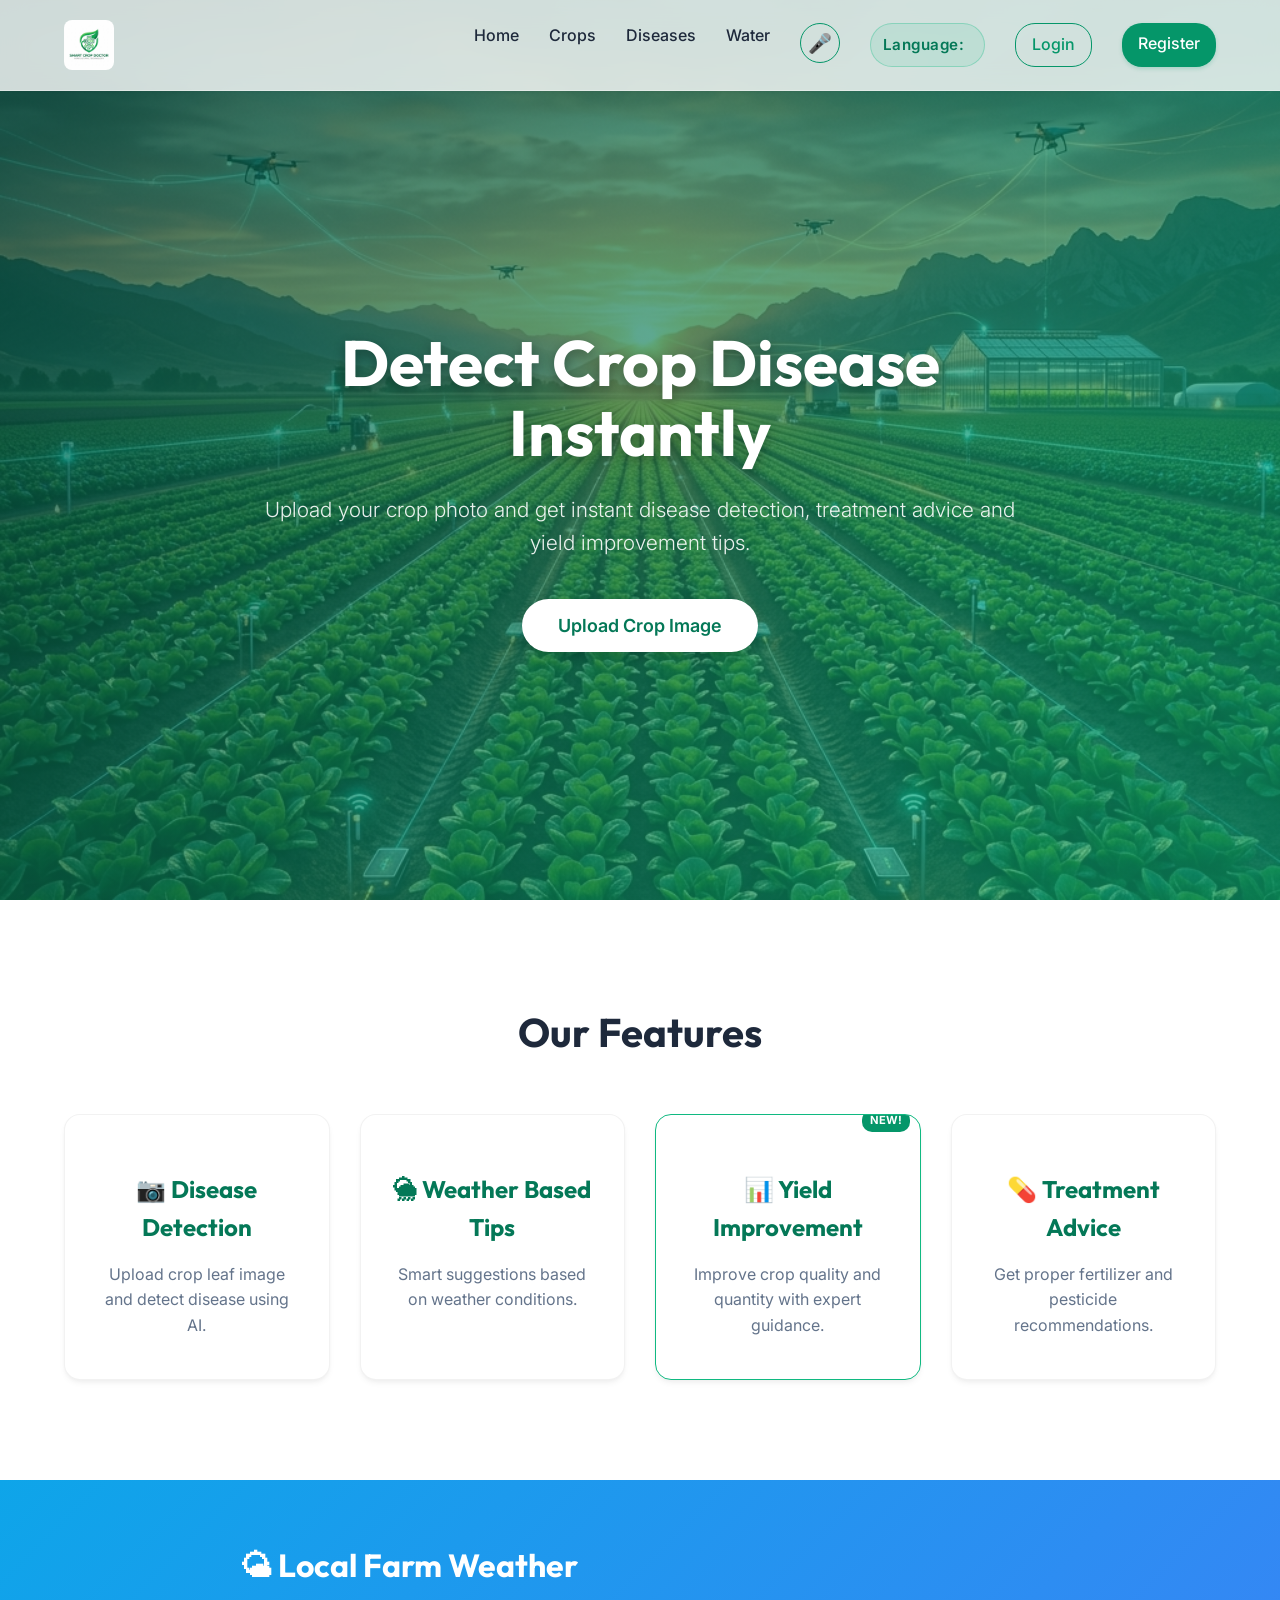
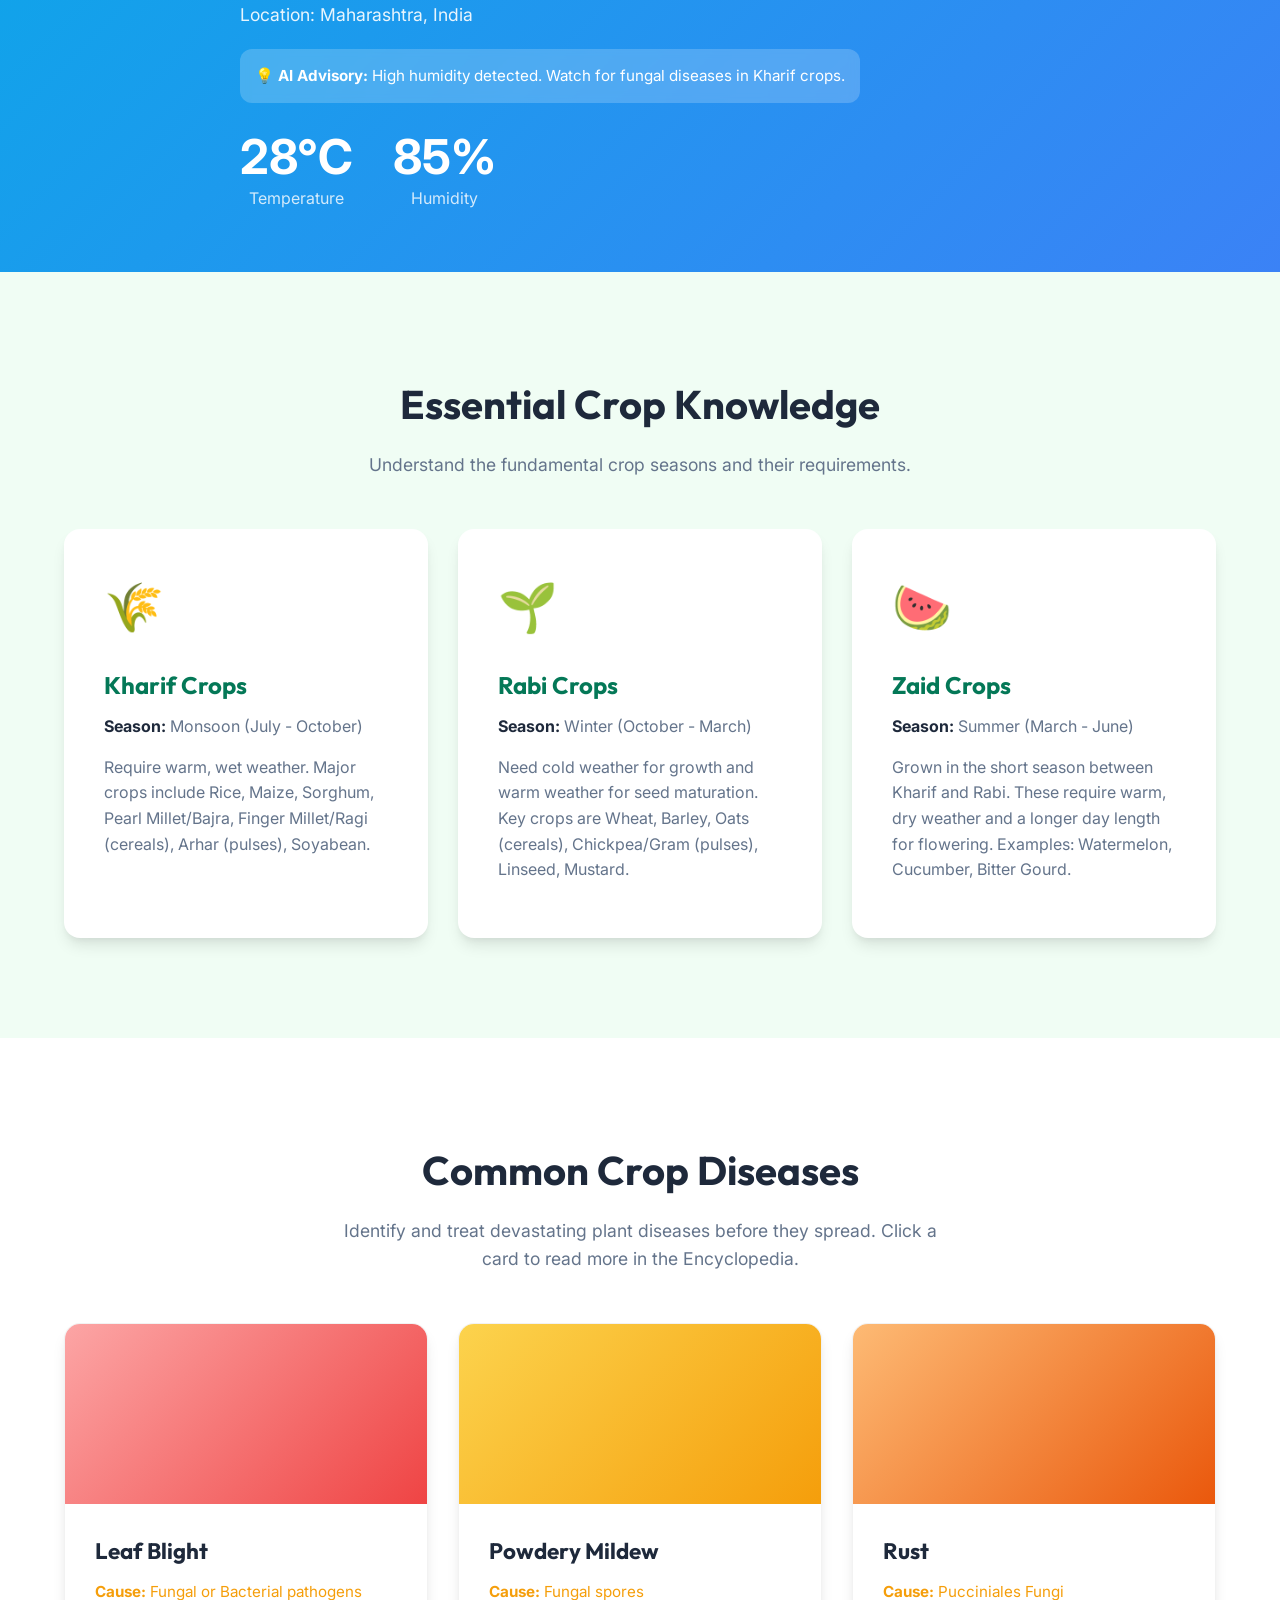
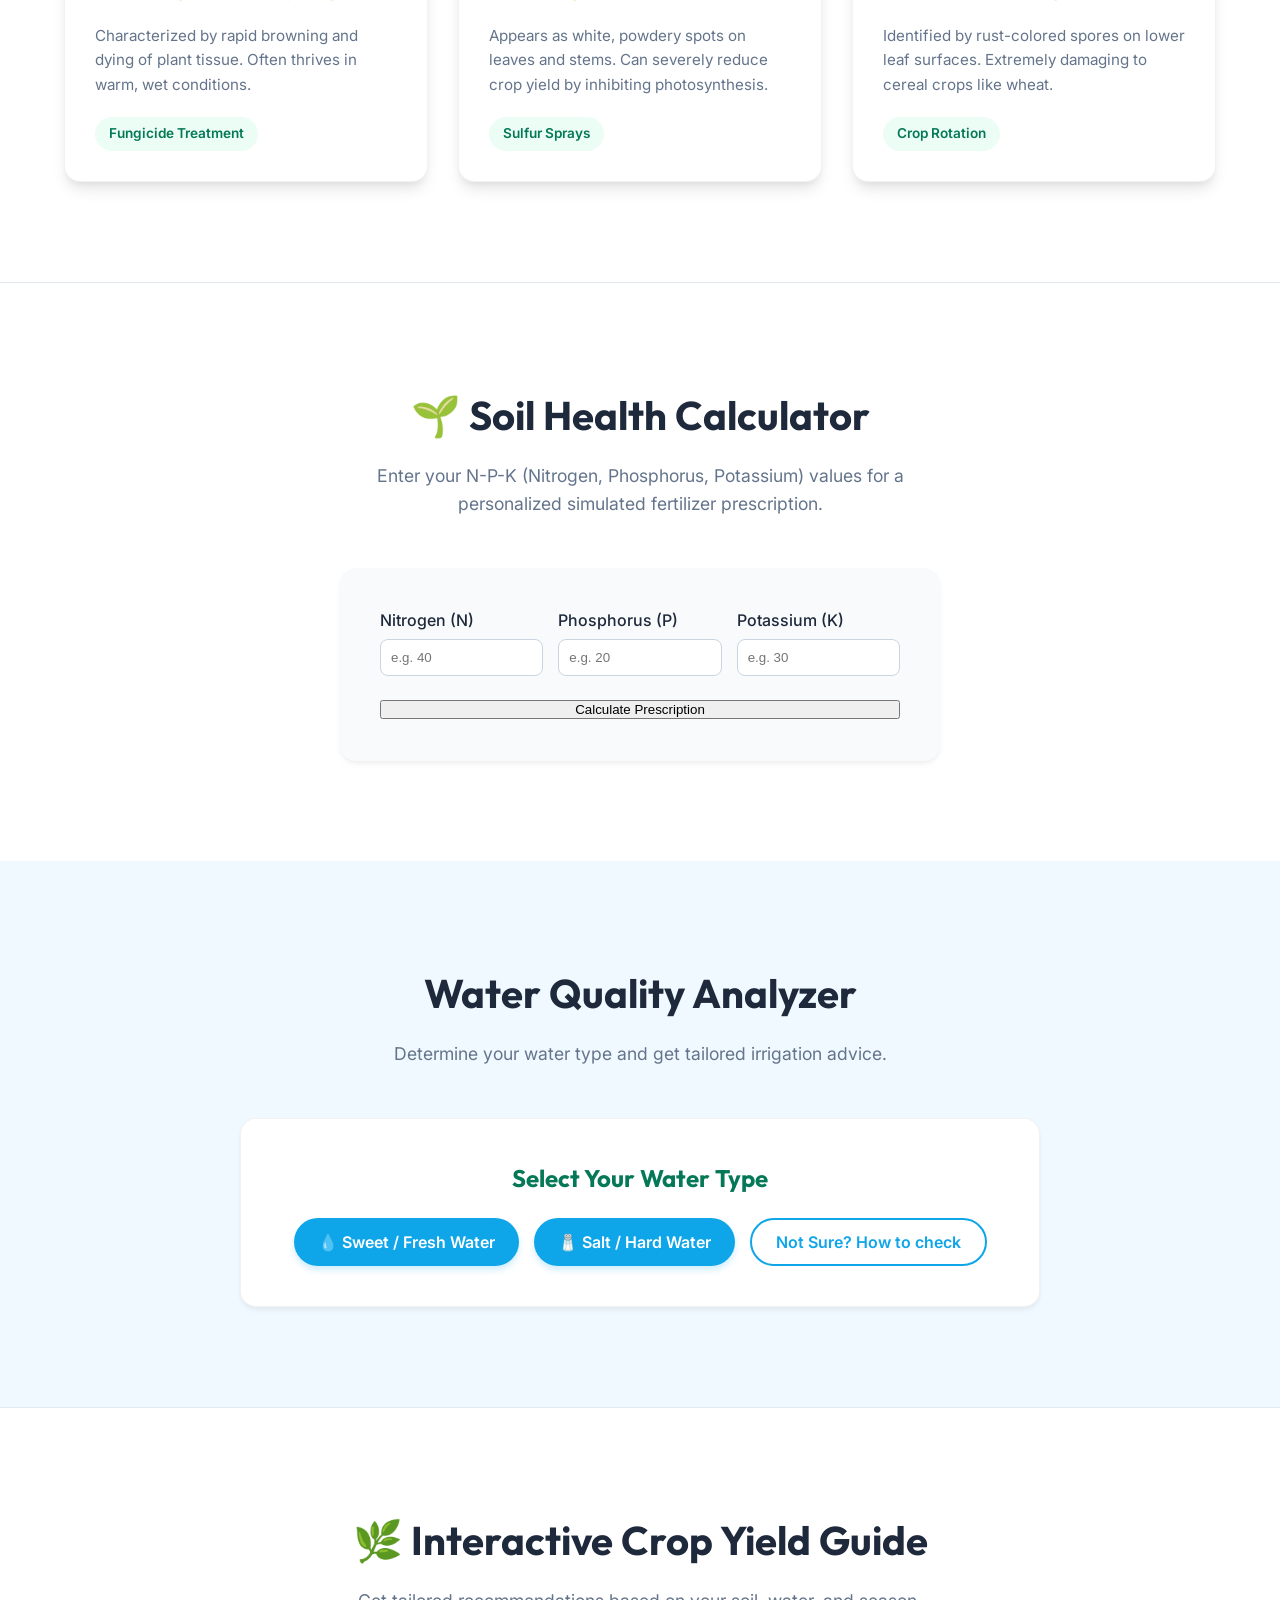
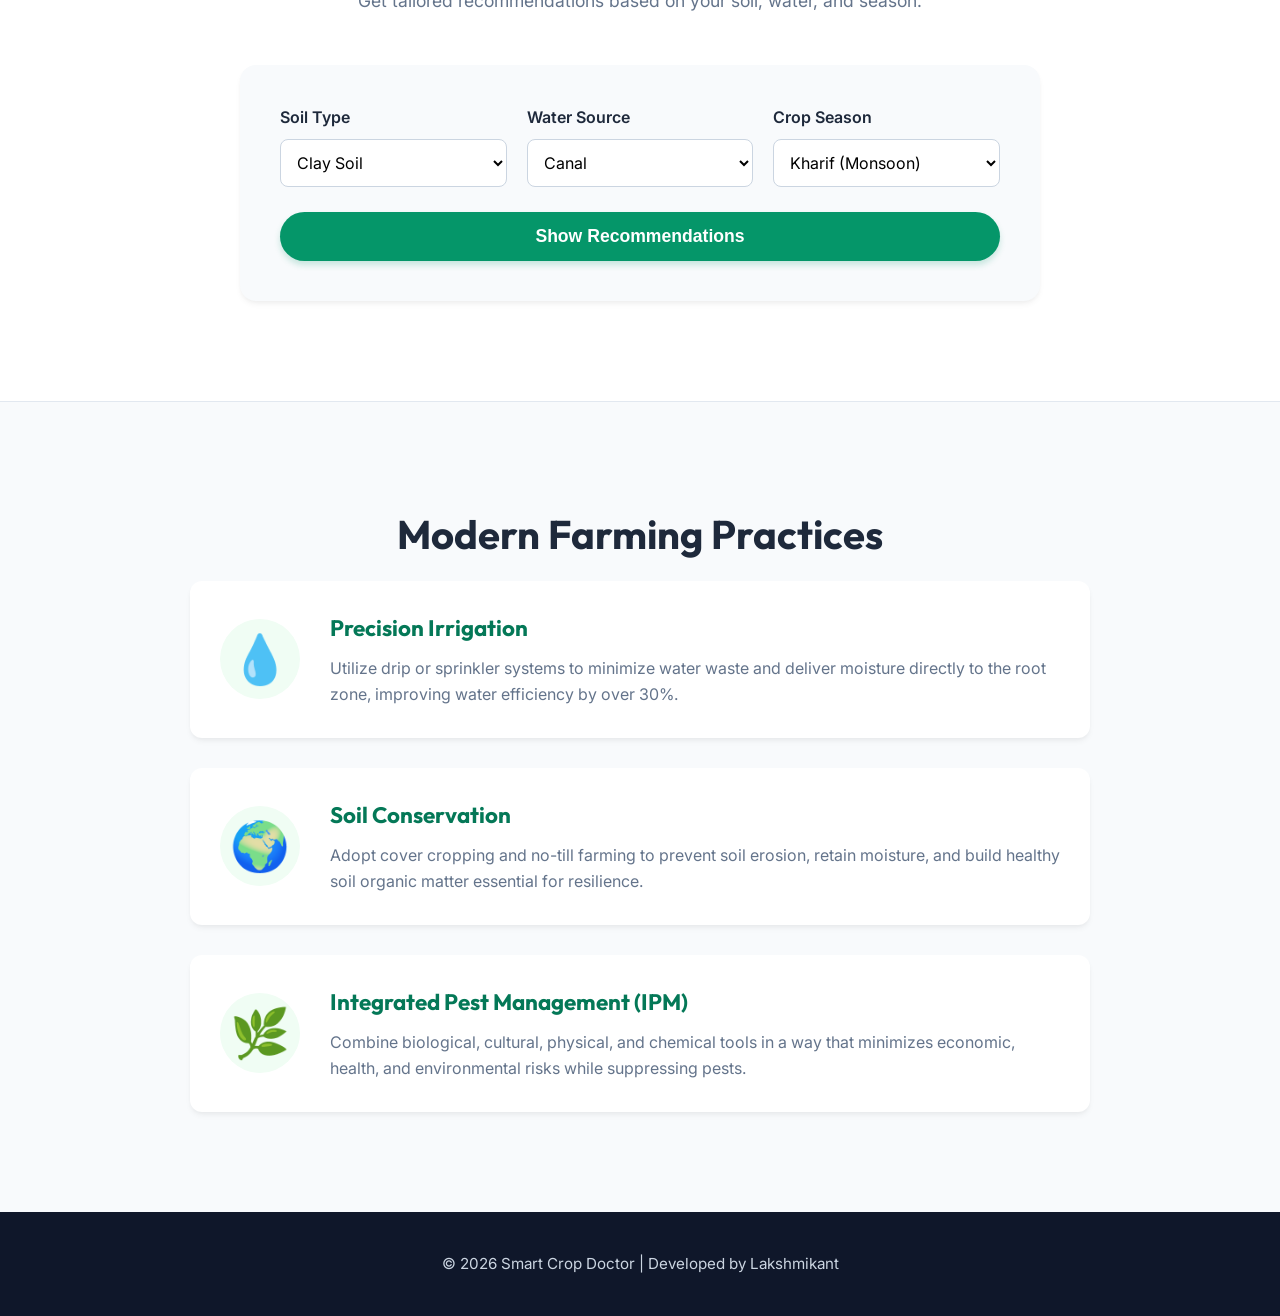
<file: index.html>
<!DOCTYPE html>
<html lang="en">

<head>
    <meta charset="UTF-8">
    <meta name="viewport" content="width=device-width, initial-scale=1.0">
    <title>Smart Crop Doctor | Advanced Plant Care</title>
    <!-- PWA Setup -->
    <link rel="manifest" href="manifest.json">
    <meta name="theme-color" content="#059669">
    <link rel="apple-touch-icon" href="https://cdn-icons-png.flaticon.com/512/3204/3204121.png">
    <!-- Google Fonts -->
    <link
        href="https://fonts.googleapis.com/css2?family=Inter:wght@300;400;500;600;700&family=Outfit:wght@400;600;700&display=swap"
        rel="stylesheet">
    <link rel="stylesheet" href="style.css">
    <link rel="stylesheet" href="translate.css">
</head>

<body>

    <!-- Navigation Bar -->
    <header>
        <div class="logo"><img src="logo.png" alt="Smart Crop Doctor" style="height: 50px; border-radius: 8px;"></div>
        <nav>
            <a href="index.html">Home</a>
            <a href="index.html#crops">Crops</a>
            <a href="index.html#diseases">Diseases</a>
            <a href="index.html#water-quality">Water</a>
            <button id="voiceBtn" class="nav-btn" title="Voice Assistant" style="background: transparent; border: 1px solid var(--primary-color); font-size: 1.2rem; cursor: pointer; border-radius: 50%; width: 40px; height: 40px; display: flex; align-items: center; justify-content: center;">🎤</button>
            <div class="nav-translate-wrapper">
                <span class="language-label">Language:</span>
                <div id="google_translate_element" class="translate-container"></div>
            </div>
            <a href="login.html" class="nav-btn login-btn-nav">Login</a>
            <a href="register.html" class="nav-btn register-btn-nav">Register</a>
        </nav>
    </header>

    <!-- Hero Section -->
    <section class="hero">
        <div class="hero-text">
            <h1>Detect Crop Disease Instantly</h1>
            <p>Upload your crop photo and get instant disease detection, treatment advice and yield improvement tips.
            </p>
            <button onclick="uploadAlert()">Upload Crop Image</button>
        </div>
    </section>

    <!-- Features Section -->
    <section class="features">
        <h2>Our Features</h2>
        <div class="feature-box">
            <div class="card" onclick="document.querySelector('.hero').scrollIntoView({behavior: 'smooth'})" style="cursor: pointer;">
                <h3>📷 Disease Detection</h3>
                <p>Upload crop leaf image and detect disease using AI.</p>
            </div>
            <div class="card" onclick="document.getElementById('weather-location').scrollIntoView({behavior: 'smooth'})" style="cursor: pointer;">
                <h3>🌦 Weather Based Tips</h3>
                <p>Smart suggestions based on weather conditions.</p>
            </div>
            <div class="card" onclick="document.getElementById('yield-guide').scrollIntoView({behavior: 'smooth'})" style="cursor: pointer; position: relative; overflow: hidden; border: 1px solid var(--primary-light);">
                <div style="position: absolute; top: -5px; right: 10px; background: var(--primary-color); color: white; font-size: 0.7rem; padding: 2px 8px; border-radius: 10px; font-weight: bold;">NEW!</div>
                <h3>📊 Yield Improvement</h3>
                <p>Improve crop quality and quantity with expert guidance.</p>
            </div>
            <div class="card" onclick="document.getElementById('crops').scrollIntoView({behavior: 'smooth'})" style="cursor: pointer;">
                <h3>💊 Treatment Advice</h3>
                <p>Get proper fertilizer and pesticide recommendations.</p>
            </div>
        </div>
    </section>

    <!-- Weather Widget (F-04) Mock -->
    <section class="info-section" style="background: linear-gradient(135deg, #0ea5e9, #3b82f6); color: white; padding: 60px 5%;">
        <div style="max-width: 800px; margin: 0 auto; display: flex; align-items: center; justify-content: space-between; flex-wrap: wrap; gap: 30px;">
            <div style="text-align: left;">
                <h2 style="font-size: 2rem; margin-bottom: 10px;">🌤 Local Farm Weather</h2>
                <p style="opacity: 0.9; font-size: 1.1rem;" id="weather-location">Detecting location...</p>
                <div style="margin-top: 20px; font-size: 0.95rem; background: rgba(255,255,255,0.2); padding: 15px; border-radius: var(--border-radius-md); backdrop-filter: blur(5px);">
                    <strong>💡 AI Advisory:</strong> <span id="weather-advisory">High humidity detected. Watch for fungal diseases in Kharif crops.</span>
                </div>
            </div>
            <div style="display: flex; gap: 40px; text-align: center;">
                <div>
                    <div style="font-size: 3rem; font-weight: 700; line-height: 1;">28°C</div>
                    <div style="opacity: 0.8; margin-top: 5px;">Temperature</div>
                </div>
                <div>
                    <div style="font-size: 3rem; font-weight: 700; line-height: 1;">85%</div>
                    <div style="opacity: 0.8; margin-top: 5px;">Humidity</div>
                </div>
            </div>
        </div>
    </section>

    <!-- Crop Information Section -->
    <section class="info-section crop-info" id="crops">
        <h2 class="section-title">Essential Crop Knowledge</h2>
        <p class="section-subtitle">Understand the fundamental crop seasons and their requirements.</p>
        <div class="grid-container">
            <div class="info-card fade-in">
                <div class="card-icon">🌾</div>
                <h3>Kharif Crops</h3>
                <p><strong>Season:</strong> Monsoon (July - October)</p>
                <p>Require warm, wet weather. Major crops include Rice, Maize, Sorghum, Pearl Millet/Bajra, Finger
                    Millet/Ragi (cereals), Arhar (pulses), Soyabean.</p>
            </div>
            <div class="info-card fade-in">
                <div class="card-icon">🌱</div>
                <h3>Rabi Crops</h3>
                <p><strong>Season:</strong> Winter (October - March)</p>
                <p>Need cold weather for growth and warm weather for seed maturation. Key crops are Wheat, Barley, Oats
                    (cereals), Chickpea/Gram (pulses), Linseed, Mustard.</p>
            </div>
            <div class="info-card fade-in">
                <div class="card-icon">🍉</div>
                <h3>Zaid Crops</h3>
                <p><strong>Season:</strong> Summer (March - June)</p>
                <p>Grown in the short season between Kharif and Rabi. These require warm, dry weather and a longer day
                    length for flowering. Examples: Watermelon, Cucumber, Bitter Gourd.</p>
            </div>
        </div>
    </section>

    <!-- Common Diseases Section -->
    <section class="info-section diseases-info" id="diseases">
        <h2 class="section-title">Common Crop Diseases</h2>
        <p class="section-subtitle">Identify and treat devastating plant diseases before they spread. Click a card to read more in the Encyclopedia.</p>
        <div class="grid-container">
            <div class="disease-card fade-in" onclick="openDiseaseModal('blight')" style="cursor: pointer;">
                <div class="disease-img red-gradient"></div>
                <div class="disease-content">
                    <h3>Leaf Blight</h3>
                    <p class="disease-cause"><strong>Cause:</strong> Fungal or Bacterial pathogens</p>
                    <p>Characterized by rapid browning and dying of plant tissue. Often thrives in warm, wet conditions.
                    </p>
                    <span class="treatment-badge">Fungicide Treatment</span>
                </div>
            </div>
            <div class="disease-card fade-in" onclick="openDiseaseModal('mildew')" style="cursor: pointer;">
                <div class="disease-img orange-gradient"></div>
                <div class="disease-content">
                    <h3>Powdery Mildew</h3>
                    <p class="disease-cause"><strong>Cause:</strong> Fungal spores</p>
                    <p>Appears as white, powdery spots on leaves and stems. Can severely reduce crop yield by inhibiting
                        photosynthesis.</p>
                    <span class="treatment-badge">Sulfur Sprays</span>
                </div>
            </div>
            <div class="disease-card fade-in" onclick="openDiseaseModal('rust')" style="cursor: pointer;">
                <div class="disease-img brown-gradient"></div>
                <div class="disease-content">
                    <h3>Rust</h3>
                    <p class="disease-cause"><strong>Cause:</strong> Pucciniales Fungi</p>
                    <p>Identified by rust-colored spores on lower leaf surfaces. Extremely damaging to cereal crops like
                        wheat.</p>
                    <span class="treatment-badge">Crop Rotation</span>
                </div>
            </div>
        </div>
    </section>

    <!-- Soil Health Calculator (F-08) Mock -->
    <section class="info-section" style="background-color: var(--surface-color); border-top: 1px solid #e2e8f0;">
        <h2 class="section-title">🌱 Soil Health Calculator</h2>
        <p class="section-subtitle">Enter your N-P-K (Nitrogen, Phosphorus, Potassium) values for a personalized simulated fertilizer prescription.</p>
        
        <div style="max-width: 600px; margin: 0 auto; background: #f8fafc; padding: 40px; border-radius: var(--border-radius-lg); box-shadow: var(--shadow-sm); text-align: left;">
            <div style="display: flex; gap: 15px; margin-bottom: 20px;">
                <div style="flex: 1;">
                    <label style="display: block; margin-bottom: 5px; font-weight: 500;">Nitrogen (N)</label>
                    <input type="number" id="soil-n" placeholder="e.g. 40" style="width: 100%; padding: 10px; border: 1px solid #cbd5e1; border-radius: 8px;">
                </div>
                <div style="flex: 1;">
                    <label style="display: block; margin-bottom: 5px; font-weight: 500;">Phosphorus (P)</label>
                    <input type="number" id="soil-p" placeholder="e.g. 20" style="width: 100%; padding: 10px; border: 1px solid #cbd5e1; border-radius: 8px;">
                </div>
                <div style="flex: 1;">
                    <label style="display: block; margin-bottom: 5px; font-weight: 500;">Potassium (K)</label>
                    <input type="number" id="soil-k" placeholder="e.g. 30" style="width: 100%; padding: 10px; border: 1px solid #cbd5e1; border-radius: 8px;">
                </div>
            </div>
            <button class="login-btn" onclick="calculateSoil()" style="width: 100%;">Calculate Prescription</button>
            
            <div id="soil-result" style="display: none; margin-top: 25px; padding: 20px; background: #ecfccb; border: 1px solid #d9f99d; border-radius: 8px;">
                <!-- Result injected here -->
            </div>
        </div>
    </section>

    <!-- Water Quality Section -->
    <section class="info-section water-quality" id="water-quality">
        <h2 class="section-title">Water Quality Analyzer</h2>
        <p class="section-subtitle">Determine your water type and get tailored irrigation advice.</p>
        
        <div class="water-container">
            <div class="water-card fade-in">
                <h3>Select Your Water Type</h3>
                <div class="water-options">
                    <button class="water-btn" onclick="checkWater('sweet')">💧 Sweet / Fresh Water</button>
                    <button class="water-btn" onclick="checkWater('salt')">🧂 Salt / Hard Water</button>
                    <button class="water-btn outline" onclick="checkWater('unknown')">Not Sure? How to check</button>
                </div>
                <div id="waterResult" class="water-result" style="display: none;"></div>
            </div>
        </div>
    </section>

    <!-- Interactive Crop Yield Guide -->
    <section class="info-section yield-guide" id="yield-guide" style="background-color: var(--surface-color); border-top: 1px solid #e2e8f0;">
        <h2 class="section-title">🌿 Interactive Crop Yield Guide</h2>
        <p class="section-subtitle">Get tailored recommendations based on your soil, water, and season.</p>
        
        <div style="max-width: 800px; margin: 0 auto; background: #f8fafc; padding: 40px; border-radius: var(--border-radius-lg); box-shadow: var(--shadow-sm); text-align: left;">
            <div style="display: grid; grid-template-columns: repeat(auto-fit, minmax(200px, 1fr)); gap: 20px; margin-bottom: 25px;">
                <div>
                    <label style="display: block; margin-bottom: 8px; font-weight: 600; color: var(--text-main);">Soil Type</label>
                    <select id="guide-soil" style="width: 100%; padding: 12px; border: 1px solid #cbd5e1; border-radius: 8px; font-family: inherit; font-size: 1rem; background-color: white;">
                        <option value="clay">Clay Soil</option>
                        <option value="sandy">Sandy Soil</option>
                        <option value="loamy">Loamy Soil</option>
                        <option value="black">Black Soil</option>
                        <option value="red">Red Soil</option>
                        <option value="alluvial">Alluvial Soil</option>
                    </select>
                </div>
                <div>
                    <label style="display: block; margin-bottom: 8px; font-weight: 600; color: var(--text-main);">Water Source</label>
                    <select id="guide-water" style="width: 100%; padding: 12px; border: 1px solid #cbd5e1; border-radius: 8px; font-family: inherit; font-size: 1rem; background-color: white;">
                        <option value="canal">Canal</option>
                        <option value="rainfed">Rainfed</option>
                        <option value="borewell">Borewell (Groundwater)</option>
                        <option value="drip">Drip Irrigation</option>
                        <option value="pond">Pond / Tank</option>
                    </select>
                </div>
                <div>
                    <label style="display: block; margin-bottom: 8px; font-weight: 600; color: var(--text-main);">Crop Season</label>
                    <select id="guide-season" style="width: 100%; padding: 12px; border: 1px solid #cbd5e1; border-radius: 8px; font-family: inherit; font-size: 1rem; background-color: white;">
                        <option value="kharif">Kharif (Monsoon)</option>
                        <option value="rabi">Rabi (Winter)</option>
                        <option value="zaid">Zaid (Summer)</option>
                    </select>
                </div>
            </div>
            
            <button class="login-btn" onclick="showYieldRecommendations()" style="width: 100%; padding: 14px; font-size: 1.1rem; border-radius: 50px; background-color: var(--primary-color); color: white; border: none; font-weight: 600; cursor: pointer; transition: all 0.3s; box-shadow: 0 4px 6px rgba(5, 150, 105, 0.2);">Show Recommendations</button>
            
            <div id="guide-result-container" class="guide-result-container" style="display: none; margin-top: 30px;">
                <!-- Result dynamically injected here -->
            </div>
        </div>
    </section>

    <!-- Agriculture Best Practices -->
    <section class="info-section best-practices" id="practices">
        <h2 class="section-title">Modern Farming Practices</h2>
        <div class="practices-container">
            <div class="practice-item fade-in">
                <div class="practice-icon">💧</div>
                <div class="practice-text">
                    <h3>Precision Irrigation</h3>
                    <p>Utilize drip or sprinkler systems to minimize water waste and deliver moisture directly to the
                        root zone, improving water efficiency by over 30%.</p>
                </div>
            </div>
            <div class="practice-item fade-in">
                <div class="practice-icon">🌍</div>
                <div class="practice-text">
                    <h3>Soil Conservation</h3>
                    <p>Adopt cover cropping and no-till farming to prevent soil erosion, retain moisture, and build
                        healthy soil organic matter essential for resilience.</p>
                </div>
            </div>
            <div class="practice-item fade-in">
                <div class="practice-icon">🌿</div>
                <div class="practice-text">
                    <h3>Integrated Pest Management (IPM)</h3>
                    <p>Combine biological, cultural, physical, and chemical tools in a way that minimizes economic,
                        health, and environmental risks while suppressing pests.</p>
                </div>
            </div>
        </div>
    </section>


    <!-- Upload Modal -->
    <div id="uploadModal" class="modal-overlay">
        <div class="modal-content fade-in">
            <span class="close-modal" onclick="closeUploadModal()">&times;</span>
            <h2>Upload Crop Image</h2>
            <p>Select an option to provide a picture of your crop</p>

            <div class="upload-options">
                <button class="upload-option-btn" onclick="startCamera()">
                    <span class="btn-icon">📷</span>
                    Use Camera
                </button>
                <div class="divider">OR</div>
                <label for="fileInput" class="upload-option-btn file-label">
                    <span class="btn-icon">📁</span>
                    Browse Files
                </label>
                <input type="file" id="fileInput" accept="image/*" onchange="handleFileSelect(event)"
                    style="display: none;">
            </div>

            <div id="cameraContainer" class="camera-container" style="display: none;">
                <video id="cameraVideo" autoplay playsinline></video>
                <button class="capture-btn" onclick="captureImage()">Capture Image</button>
            </div>

            <div id="previewContainer" class="preview-container" style="display: none;">
                <h3>Image Preview</h3>
                <img id="imagePreview" alt="Crop Preview">
                <div class="preview-actions">
                    <button class="retake-btn" onclick="resetUpload()">Try Again</button>
                    <button class="analyze-btn" onclick="analyzeCrop()">Analyze Crop</button>
                </div>
            </div>

            <div id="analysisResult" class="analysis-result fade-in" style="display: none;">
                <!-- Results will be injected here -->
            </div>
            
            <div id="saveResultContainer" style="display: none; margin-top: 15px;">
                <button class="login-btn" onclick="saveScanResult()" style="width: 100%; border-radius: 50px;">💾 Save to My Scan History</button>
            </div>
        </div>
    </div>



    <!-- Disease Encyclopedia Modal -->
    <div id="diseaseModal" class="modal-overlay">
        <div class="modal-content fade-in" style="max-width: 700px; max-height: 80vh; overflow-y: auto; text-align: left; padding: 40px;">
            <span class="close-modal" onclick="document.getElementById('diseaseModal').classList.remove('active')">&times;</span>
            <div id="encyclopediaContent">
                <!-- Content injected via JS -->
            </div>
        </div>
    </div>

    <!-- Footer -->
    <footer>
        <p>© 2026 Smart Crop Doctor | Developed by Lakshmikant</p>
    </footer>

    <script type="text/javascript">
        function googleTranslateElementInit() {
            new google.translate.TranslateElement({
                pageLanguage: 'en',
                includedLanguages: 'en,hi,mr,ta,te,kn,ml,gu,pa,bn,ur',
                layout: google.translate.TranslateElement.InlineLayout.SIMPLE
            }, 'google_translate_element');
        }
    </script>
    <script type="text/javascript" src="https://translate.google.com/translate_a/element.js?cb=googleTranslateElementInit"></script>
    <script src="script.js"></script>
</body>

</html>
</file>
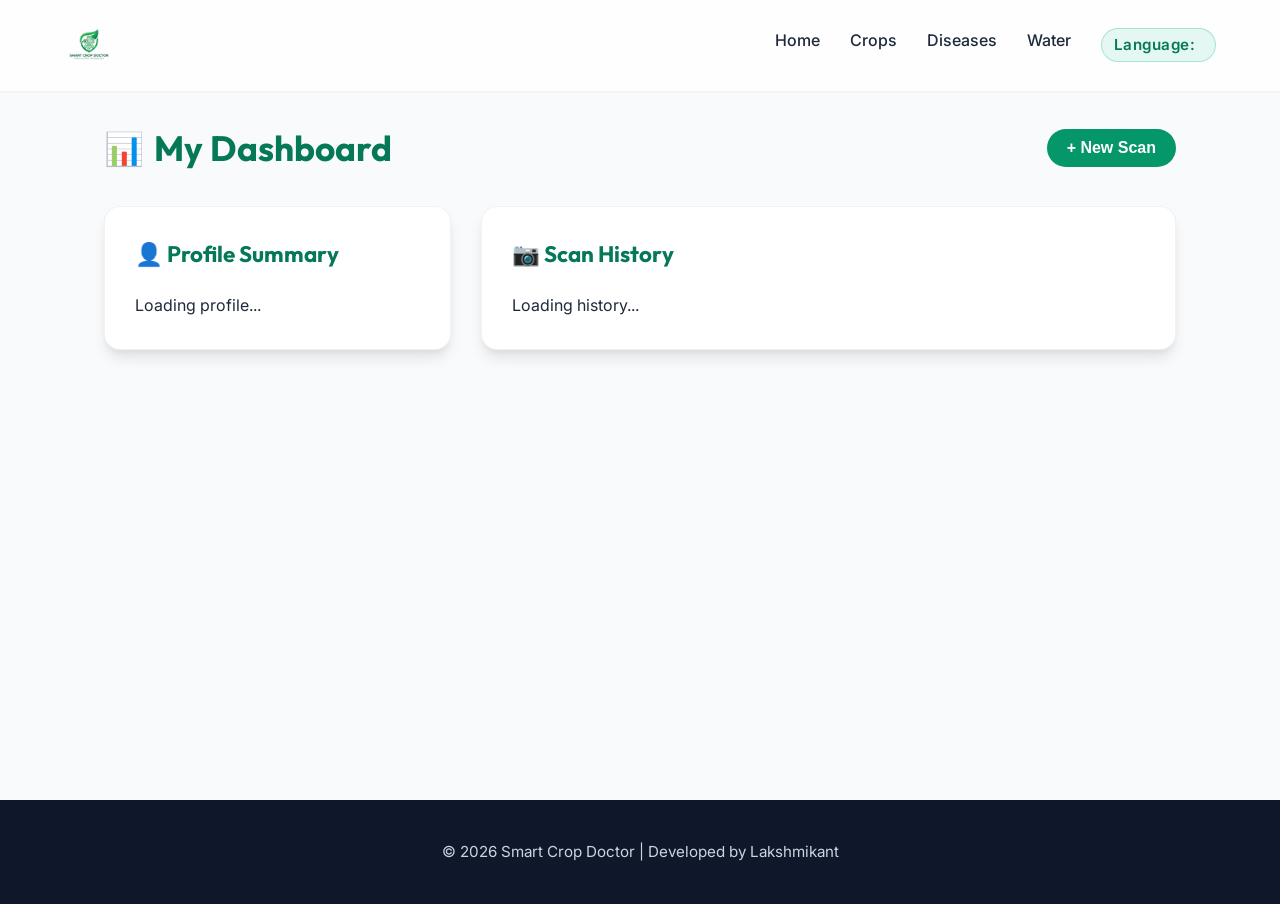
<file: dashboard.html>
<!DOCTYPE html>
<html lang="en">

<head>
    <meta charset="UTF-8">
    <meta name="viewport" content="width=device-width, initial-scale=1.0">
    <title>Smart Crop Doctor | Dashboard</title>
    <!-- PWA Setup -->
    <link rel="manifest" href="manifest.json">
    <meta name="theme-color" content="#059669">
    <link rel="apple-touch-icon" href="https://cdn-icons-png.flaticon.com/512/3204/3204121.png">
    <!-- Google Fonts -->
    <link href="https://fonts.googleapis.com/css2?family=Inter:wght@300;400;500;600;700&family=Outfit:wght@400;600;700&display=swap" rel="stylesheet">
    <link rel="stylesheet" href="style.css">
    <link rel="stylesheet" href="translate.css">
    <style>
        .dashboard-container {
            padding: 120px 5% 50px;
            max-width: 1200px;
            margin: 0 auto;
            min-height: calc(100vh - 100px);
        }
        .dashboard-header {
            display: flex;
            justify-content: space-between;
            align-items: center;
            margin-bottom: 30px;
        }
        .dashboard-header h1 {
            color: var(--primary-dark);
            font-size: 2.2rem;
            display: flex;
            align-items: center;
            gap: 10px;
        }
        .dashboard-grid {
            display: grid;
            grid-template-columns: 1fr 2fr;
            gap: 30px;
        }
        .dashboard-card {
            background: var(--surface-color);
            padding: 30px;
            border-radius: var(--border-radius-lg);
            box-shadow: var(--shadow-md);
            border: 1px solid rgba(0, 0, 0, 0.05);
        }
        .scan-history-list {
            display: flex;
            flex-direction: column;
            gap: 15px;
        }
        .profile-stat {
            background: #f0fdf4;
            padding: 15px;
            border-radius: 8px;
            margin-bottom: 10px;
            border-left: 4px solid var(--primary-color);
        }
        @media (max-width: 768px) {
            .dashboard-grid {
                grid-template-columns: 1fr;
            }
            .dashboard-header {
                flex-direction: column;
                align-items: flex-start;
                gap: 15px;
            }
        }
    </style>
</head>

<body>
    <!-- Navigation Bar -->
    <header>
        <div class="logo"><img src="logo.png" alt="Smart Crop Doctor" style="height: 50px; border-radius: 8px;"></div>
        <nav>
            <a href="index.html">Home</a>
            <a href="index.html#crops">Crops</a>
            <a href="index.html#diseases">Diseases</a>
            <a href="index.html#water-quality">Water</a>
            <div class="nav-translate-wrapper">
                <span class="language-label">Language:</span>
                <div id="google_translate_element" class="translate-container"></div>
            </div>
            <!-- The JS will inject user info/logout here -->
        </nav>
    </header>

    <div class="dashboard-container fade-in">
        <div class="dashboard-header">
            <h1><span style="font-size: 2rem;">📊</span> <span id="dashboard-welcome">My Dashboard</span></h1>
            <button onclick="window.location.href='index.html'" class="login-btn" style="padding: 10px 20px; font-size: 1rem; border-radius: 50px; background-color: var(--primary-color); color: white; border: none; font-weight: 600; cursor: pointer; transition: all 0.3s;">+ New Scan</button>
        </div>

        <div class="dashboard-grid">
            <!-- Profile Info -->
            <div class="dashboard-card" style="align-self: start;">
                <h3 style="margin-bottom: 20px; color: var(--primary-dark); font-size: 1.4rem;">👤 Profile Summary</h3>
                <div id="profile-info">
                    <p>Loading profile...</p>
                </div>
            </div>

            <!-- Scan History -->
            <div class="dashboard-card">
                <h3 style="margin-bottom: 20px; color: var(--primary-dark); font-size: 1.4rem;">📷 Scan History</h3>
                <div id="dashboard-scan-history" class="scan-history-list">
                    <p>Loading history...</p>
                </div>
            </div>
        </div>
    </div>

    <!-- Footer -->
    <footer style="margin-top: auto;">
        <p>© 2026 Smart Crop Doctor | Developed by Lakshmikant</p>
    </footer>

    <script src="script.js"></script>
    <script>
        document.addEventListener('DOMContentLoaded', () => {
            const currentUser = JSON.parse(localStorage.getItem('smartcrop_current_user'));
            if (!currentUser) {
                window.location.href = 'login.html';
                return;
            }

            // Populate profile
            document.getElementById('dashboard-welcome').textContent = `Dashboard - ${currentUser.name}`;
            
            let allScans = JSON.parse(localStorage.getItem('smartcrop_disease_scans')) || [];
            const userScans = allScans.filter(scan => scan.userEmail === currentUser.email);

            document.getElementById('profile-info').innerHTML = `
                <div class="profile-stat">
                    <div style="font-size: 0.85rem; color: var(--text-muted);">Name</div>
                    <div style="font-weight: 600; color: var(--text-main); font-size: 1.1rem;">${escapeHTML(currentUser.name)}</div>
                </div>
                <div class="profile-stat">
                    <div style="font-size: 0.85rem; color: var(--text-muted);">Email</div>
                    <div style="font-weight: 600; color: var(--text-main); font-size: 1.1rem;">${escapeHTML(currentUser.email)}</div>
                </div>
                <div class="profile-stat" style="border-left-color: var(--accent);">
                    <div style="font-size: 0.85rem; color: var(--text-muted);">Total Scans</div>
                    <div style="font-weight: 600; color: var(--text-main); font-size: 1.1rem;">${userScans.length}</div>
                </div>
            `;

            // Populate scan history
            const container = document.getElementById('dashboard-scan-history');

            if (userScans.length === 0) {
                container.innerHTML = '<div style="padding: 30px; text-align: center; background: #f8fafc; border-radius: var(--border-radius-md); color: var(--text-muted); border: 2px dashed #e2e8f0;">No scans found. <br><br><a href="index.html" style="color: var(--primary-color); font-weight: 600; text-decoration: none;">Go to Home</a> to upload a crop image.</div>';
                return;
            }

            let html = '';
            userScans.forEach(scan => {
                const date = escapeHTML(new Date(scan.timestamp).toLocaleString());
                const safeDisease = escapeHTML(scan.disease);
                const safeConfidence = escapeHTML(scan.confidence);
                const safeTreatment = escapeHTML(scan.treatment);
                
                html += \`
                    <div class="fade-in" style="display: flex; gap: 20px; padding: 20px; background: #f8fafc; border: 1px solid #e2e8f0; border-radius: var(--border-radius-md); align-items: flex-start; transition: var(--transition);">
                        <img src="\${scan.image}" style="width: 100px; height: 100px; object-fit: cover; border-radius: 10px; border: 2px solid #cbd5e1; box-shadow: var(--shadow-sm);" alt="Scan thumbnail">
                        <div style="flex: 1;">
                            <div style="display: flex; justify-content: space-between; align-items: center; margin-bottom: 8px;">
                                <div style="font-weight: 700; color: var(--text-main); font-size: 1.1rem;">\${safeDisease}</div>
                                <div style="font-size: 0.85rem; color: var(--text-muted); background: #e2e8f0; padding: 3px 8px; border-radius: 12px;">\${date}</div>
                            </div>
                            <div style="font-size: 0.9rem; margin-bottom: 8px;">
                                <span style="background: #ecfccb; color: #4d7c0f; padding: 3px 8px; border-radius: 12px; font-weight: 600; border: 1px solid #d9f99d;">Confidence: \${safeConfidence}</span>
                            </div>
                            <div style="font-size: 0.95rem; color: var(--text-muted); line-height: 1.5; background: white; padding: 10px; border-radius: 8px; border: 1px solid #e2e8f0;">
                                <strong>Treatment:</strong> \${safeTreatment}
                            </div>
                        </div>
                    </div>
                \`;
            });
            container.innerHTML = html;
        });
    </script>
    <script type="text/javascript">
        function googleTranslateElementInit() {
            new google.translate.TranslateElement({
                pageLanguage: 'en',
                includedLanguages: 'en,hi,mr,ta,te,kn,ml,gu,pa,bn,ur',
                layout: google.translate.TranslateElement.InlineLayout.SIMPLE
            }, 'google_translate_element');
        }
    </script>
    <script type="text/javascript" src="https://translate.google.com/translate_a/element.js?cb=googleTranslateElementInit"></script>
</body>
</html>
</file>
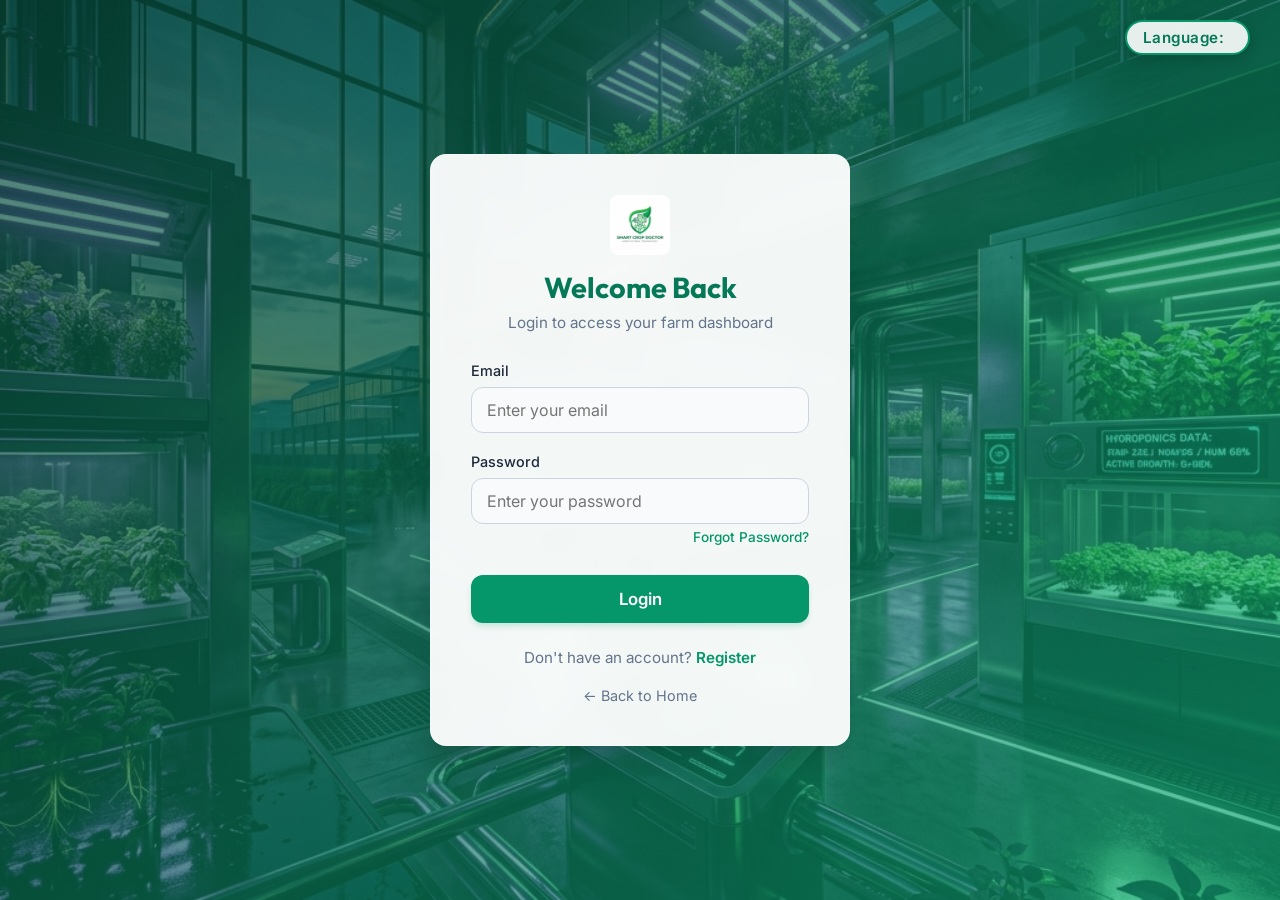
<file: login.html>
<!DOCTYPE html>
<html lang="en">
<head>
    <meta charset="UTF-8">
    <meta name="viewport" content="width=device-width, initial-scale=1.0">
    <title>Login - Smart Crop Doctor</title>
    <!-- PWA Setup -->
    <link rel="manifest" href="manifest.json">
    <meta name="theme-color" content="#059669">
    <link rel="apple-touch-icon" href="https://cdn-icons-png.flaticon.com/512/3204/3204121.png">
    <!-- Google Fonts -->
    <link href="https://fonts.googleapis.com/css2?family=Inter:wght@300;400;500;600;700&family=Outfit:wght@400;600;700&display=swap" rel="stylesheet">
    <link rel="stylesheet" href="loginpageStyle.css">
    <link rel="stylesheet" href="translate.css">
</head>
<body>

    <div class="auth-translate-wrapper fade-in">
        <span class="language-label">Language:</span>
        <div id="google_translate_element" class="translate-container auth-translate"></div>
    </div>

    <div class="login-container">
        <div class="login-box fade-in">
            <div class="auth-header">
                <img src="logo.png" alt="Smart Crop Doctor" style="height: 60px; border-radius: 8px; margin-bottom: 10px;">
                <h2>Welcome Back</h2>
                <p>Login to access your farm dashboard</p>
            </div>

            <form id="login-form">
                <div class="input-group">
                    <label>Email</label>
                    <input type="email" id="login-email" placeholder="Enter your email" required>
                </div>

                <div class="input-group">
                    <label>Password</label>
                    <input type="password" id="login-password" placeholder="Enter your password" required>
                    <a href="#" id="forgot-password-link" style="display: block; text-align: right; font-size: 0.85rem; color: var(--primary-color); margin-top: 5px; text-decoration: none; font-weight: 500;">Forgot Password?</a>
                </div>

                <button type="submit" class="login-btn">Login</button>
            </form>

            <p class="register-link">
                Don't have an account? 
                <a href="register.html">Register</a>
            </p>

            <a href="index.html" class="back-home">← Back to Home</a>
        </div>
        
        <!-- Forgot Password Modal -->
        <div id="forgotPasswordModal" class="modal-overlay" style="display: none; position: fixed; top: 0; left: 0; width: 100%; height: 100%; background: rgba(0,0,0,0.5); z-index: 1000; justify-content: center; align-items: center;">
            <div class="modal-content fade-in" style="background: white; padding: 30px; border-radius: var(--border-radius-lg); width: 90%; max-width: 400px; text-align: center; position: relative; border: 1px solid rgba(255,255,255,0.2); box-shadow: var(--shadow-lg);">
                <span class="close-modal" id="close-forgot-modal" style="position: absolute; top: 15px; right: 20px; font-size: 1.5rem; cursor: pointer; color: var(--text-muted);">&times;</span>
                <h3 style="margin-bottom: 20px; color: var(--primary-dark); font-family: 'Outfit', sans-serif;">Forgot Password</h3>
                
                <div id="forgot-step-1">
                    <p style="font-size: 0.95rem; margin-bottom: 15px; color: var(--text-main);">Select an option to recover or reset your password.</p>
                    <div class="input-group" style="text-align: left;">
                        <input type="email" id="forgot-email" placeholder="Enter your registered email" required style="margin-bottom: 15px; width: 100%; padding: 12px 15px; border: 1px solid #cbd5e1; border-radius: var(--border-radius-md); font-size: 1rem; background-color: #f8fafc; transition: all 0.3s;">
                    </div>
                    <button type="button" class="login-btn" onclick="sendVerificationCode('change')" style="margin-bottom: 10px;">Change Password</button>
                </div>

                <div id="forgot-step-2" style="display: none;">
                    <p style="font-size: 0.95rem; margin-bottom: 15px; color: var(--text-main);">We've sent a verification code to your email.</p>
                    <div class="input-group" style="text-align: left;">
                        <input type="text" id="verification-code" placeholder="Enter 4-digit code" required style="margin-bottom: 15px; width: 100%; padding: 12px 15px; border: 1px solid #cbd5e1; border-radius: var(--border-radius-md); font-size: 1rem; background-color: #f8fafc; transition: all 0.3s;">
                    </div>
                    <div id="new-password-group" class="input-group" style="display: none; text-align: left;">
                        <input type="password" id="new-password" placeholder="Enter new password" style="margin-bottom: 15px; width: 100%; padding: 12px 15px; border: 1px solid #cbd5e1; border-radius: var(--border-radius-md); font-size: 1rem; background-color: #f8fafc; transition: all 0.3s;">
                    </div>
                    <button type="button" class="login-btn" onclick="verifyAndProceed()">Submit</button>
                </div>
            </div>
        </div>

    </div>

    <script type="text/javascript">
        function googleTranslateElementInit() {
            new google.translate.TranslateElement({
                pageLanguage: 'en',
                includedLanguages: 'en,hi,mr,ta,te,kn,ml,gu,pa,bn,ur',
                layout: google.translate.TranslateElement.InlineLayout.SIMPLE
            }, 'google_translate_element');
        }
    </script>
    <script type="text/javascript" src="https://translate.google.com/translate_a/element.js?cb=googleTranslateElementInit"></script>
    <script src="auth.js"></script>
</body>
</html>
</file>
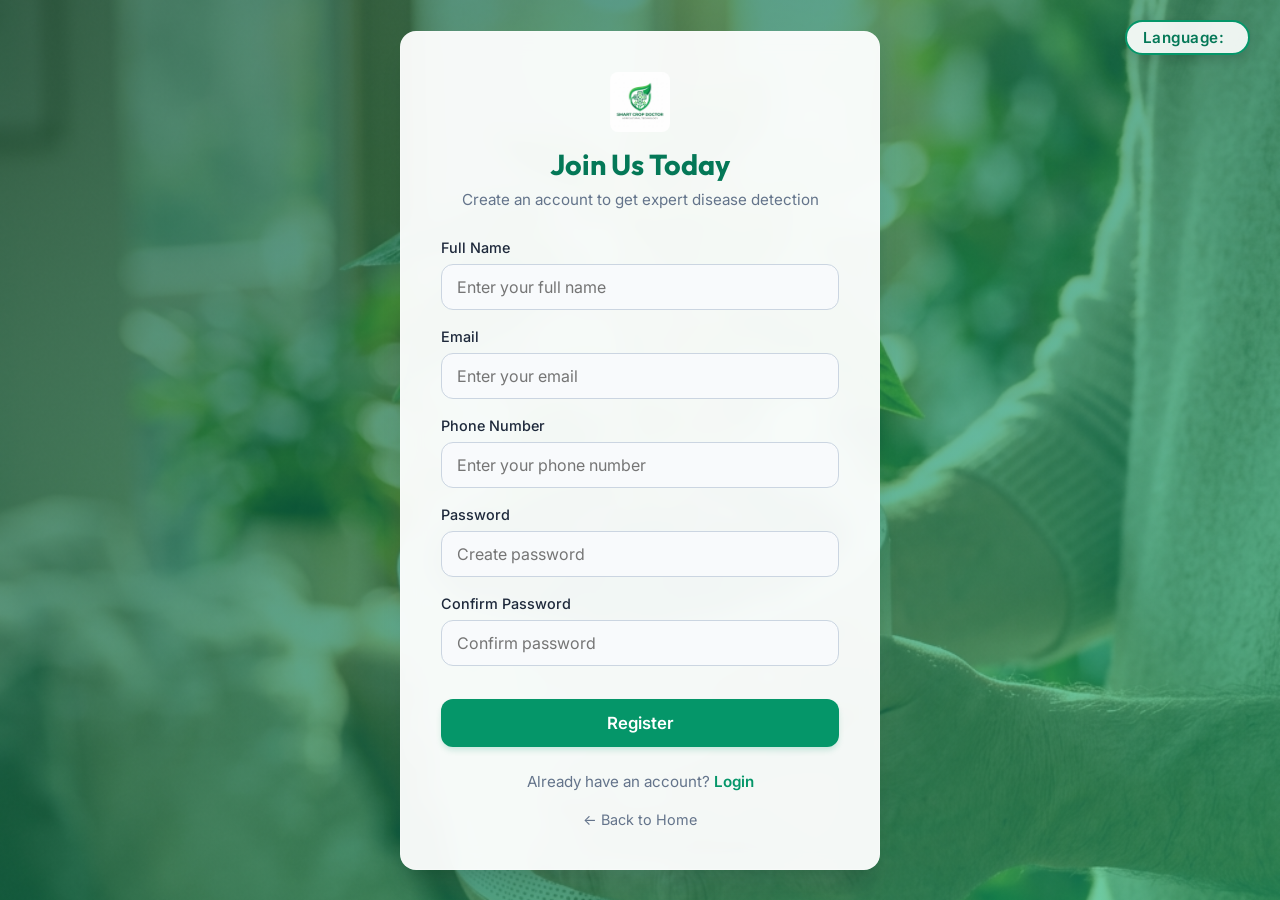
<file: register.html>
<!DOCTYPE html>
<html lang="en">
<head>
    <meta charset="UTF-8">
    <meta name="viewport" content="width=device-width, initial-scale=1.0">
    <title>Register - Smart Crop Doctor</title>
    <!-- PWA Setup -->
    <link rel="manifest" href="manifest.json">
    <meta name="theme-color" content="#059669">
    <link rel="apple-touch-icon" href="https://cdn-icons-png.flaticon.com/512/3204/3204121.png">
    <!-- Google Fonts -->
    <link href="https://fonts.googleapis.com/css2?family=Inter:wght@300;400;500;600;700&family=Outfit:wght@400;600;700&display=swap" rel="stylesheet">
    <link rel="stylesheet" href="registerpageStyle.css">
    <link rel="stylesheet" href="translate.css">
</head>
<body>

    <div class="auth-translate-wrapper fade-in">
        <span class="language-label">Language:</span>
        <div id="google_translate_element" class="translate-container auth-translate"></div>
    </div>

    <div class="register-container">
        <div class="register-box fade-in">
            <div class="auth-header">
                <img src="logo.png" alt="Smart Crop Doctor" style="height: 60px; border-radius: 8px; margin-bottom: 10px;">
                <h2>Join Us Today</h2>
                <p>Create an account to get expert disease detection</p>
            </div>

            <form id="register-form">
                <div class="input-group">
                    <label>Full Name</label>
                    <input type="text" id="reg-name" placeholder="Enter your full name" required>
                </div>

                <div class="input-group">
                    <label>Email</label>
                    <input type="email" id="reg-email" placeholder="Enter your email" required>
                </div>

                <div class="input-group">
                    <label>Phone Number</label>
                    <input type="tel" id="reg-phone" placeholder="Enter your phone number" required pattern="(\+?\d{1,3}[- ]?)?\d{10}" title="Please enter a valid 10-digit phone number, country code is optional">
                </div>

                <div class="input-group">
                    <label>Password</label>
                    <input type="password" id="reg-password" placeholder="Create password" required minlength="6" title="Minimum 6 characters required">
                </div>

                <div class="input-group">
                    <label>Confirm Password</label>
                    <input type="password" id="reg-confirm-password" placeholder="Confirm password" required minlength="6">
                </div>

                <button type="submit" class="login-btn">Register</button>
            </form>

            <p class="register-link">
                Already have an account? 
                <a href="login.html">Login</a>
            </p>

            <a href="index.html" class="back-home">← Back to Home</a>
        </div>
    </div>

    <script type="text/javascript">
        function googleTranslateElementInit() {
            new google.translate.TranslateElement({
                pageLanguage: 'en',
                includedLanguages: 'en,hi,mr,ta,te,kn,ml,gu,pa,bn,ur',
                layout: google.translate.TranslateElement.InlineLayout.SIMPLE
            }, 'google_translate_element');
        }
    </script>
    <script type="text/javascript" src="https://translate.google.com/translate_a/element.js?cb=googleTranslateElementInit"></script>
    <script src="auth.js"></script>
</body>
</html>
</file>
<file: style.css>
:root {
    --primary-color: #059669;
    --primary-light: #10b981;
    --primary-dark: #047857;
    --background-color: #f8fafc;
    --surface-color: #ffffff;
    --text-main: #1e293b;
    --text-muted: #64748b;
    --accent: #f59e0b;
    --border-radius-lg: 16px;
    --border-radius-md: 12px;
    --transition: all 0.3s cubic-bezier(0.4, 0, 0.2, 1);
    --shadow-sm: 0 4px 6px -1px rgba(0, 0, 0, 0.05), 0 2px 4px -1px rgba(0, 0, 0, 0.03);
    --shadow-md: 0 10px 15px -3px rgba(0, 0, 0, 0.1), 0 4px 6px -2px rgba(0, 0, 0, 0.05);
    --shadow-lg: 0 20px 25px -5px rgba(0, 0, 0, 0.1), 0 10px 10px -5px rgba(0, 0, 0, 0.04);
}

* {
    margin: 0;
    padding: 0;
    box-sizing: border-box;
    scroll-behavior: smooth;
}

body {
    background-color: var(--background-color);
    font-family: 'Inter', sans-serif;
    color: var(--text-main);
    line-height: 1.6;
    overflow-x: hidden;
}

h1,
h2,
h3,
h4,
.logo {
    font-family: 'Outfit', sans-serif;
}

/* Header */
header {
    display: flex;
    justify-content: space-between;
    align-items: center;
    background: rgba(255, 255, 255, 0.8);
    backdrop-filter: blur(12px);
    -webkit-backdrop-filter: blur(12px);
    padding: 20px 5%;
    position: fixed;
    width: 100%;
    top: 0;
    z-index: 1000;
    box-shadow: 0 1px 3px rgba(0, 0, 0, 0.05);
    border-bottom: 1px solid rgba(255, 255, 255, 0.3);
}

header .logo {
    font-size: 24px;
    font-weight: 700;
    color: var(--primary-dark);
    display: flex;
    align-items: center;
    gap: 8px;
}

nav {
    display: flex;
    gap: 30px;
}

nav a {
    color: var(--text-main);
    text-decoration: none;
    font-size: 16px;
    font-weight: 500;
    transition: var(--transition);
    position: relative;
}

nav a::after {
    content: '';
    position: absolute;
    bottom: -4px;
    left: 0;
    width: 0;
    height: 2px;
    background-color: var(--primary-color);
    transition: var(--transition);
}

nav a:hover {
    color: var(--primary-color);
}

nav a:not(.nav-btn):hover::after {
    width: 100%;
}

.nav-btn {
    padding: 8px 16px;
    border-radius: 20px;
    transition: var(--transition);
}

.login-btn-nav {
    border: 1px solid var(--primary-color);
    color: var(--primary-color) !important;
}

.login-btn-nav:hover {
    background-color: #f0fdf4;
}

.register-btn-nav {
    background-color: var(--primary-color);
    color: white !important;
    box-shadow: 0 2px 4px rgba(5, 150, 105, 0.2);
}

.register-btn-nav:hover {
    background-color: var(--primary-dark);
    transform: translateY(-2px);
    box-shadow: 0 4px 6px rgba(5, 150, 105, 0.3);
}

/* Hero Section */
.hero {
    min-height: 100vh;
    background: linear-gradient(135deg, rgba(6, 78, 59, 0.7), rgba(16, 185, 129, 0.6)), url('hero_bg.png') center/cover no-repeat;
    display: flex;
    justify-content: center;
    align-items: center;
    text-align: center;
    color: white;
    padding: 100px 20px 20px;
}

.hero-text {
    max-width: 800px;
    animation: slideUp 1s ease-out;
}

@keyframes slideUp {
    from {
        opacity: 0;
        transform: translateY(30px);
    }

    to {
        opacity: 1;
        transform: translateY(0);
    }
}

.hero h1 {
    font-size: clamp(3rem, 5vw, 4.5rem);
    font-weight: 700;
    margin-bottom: 24px;
    line-height: 1.1;
    text-shadow: 0 4px 12px rgba(0, 0, 0, 0.3);
}

.hero p {
    font-size: clamp(1.1rem, 2vw, 1.3rem);
    margin-bottom: 40px;
    opacity: 0.9;
    font-weight: 300;
}

.hero button {
    padding: 16px 36px;
    font-size: 18px;
    font-weight: 600;
    font-family: 'Inter', sans-serif;
    background-color: var(--surface-color);
    color: var(--primary-dark);
    border: none;
    cursor: pointer;
    border-radius: 50px;
    box-shadow: 0 4px 15px rgba(0, 0, 0, 0.2);
    transition: var(--transition);
    display: inline-flex;
    align-items: center;
    gap: 10px;
}

.hero button:hover {
    transform: translateY(-3px);
    box-shadow: 0 8px 25px rgba(0, 0, 0, 0.3);
    background-color: #f0fdf4;
}

/* Typography styles for sections */
.section-title {
    font-size: 2.5rem;
    color: var(--text-main);
    margin-bottom: 15px;
}

.section-subtitle {
    color: var(--text-muted);
    font-size: 1.1rem;
    max-width: 600px;
    margin: 0 auto 50px;
}

/* Features Section */
.features {
    padding: 100px 5%;
    text-align: center;
    background-color: var(--surface-color);
}

.features h2 {
    font-size: 2.5rem;
    margin-bottom: 50px;
    color: var(--text-main);
}

.feature-box {
    display: grid;
    grid-template-columns: repeat(auto-fit, minmax(260px, 1fr));
    gap: 30px;
    max-width: 1200px;
    margin: 0 auto;
}

.card {
    background: var(--surface-color);
    padding: 40px 30px;
    border-radius: var(--border-radius-lg);
    box-shadow: var(--shadow-sm);
    transition: var(--transition);
    border: 1px solid rgba(0, 0, 0, 0.05);
    text-align: center;
}

.card:hover {
    transform: translateY(-10px);
    box-shadow: var(--shadow-lg);
    border-color: var(--primary-light);
}

.card h3 {
    margin: 15px 0;
    color: var(--primary-dark);
    font-size: 1.5rem;
    display: flex;
    flex-direction: column;
    align-items: center;
    gap: 15px;
}

.card p {
    color: var(--text-muted);
    font-size: 1rem;
}

/* General Layout for Info Sections */
.info-section {
    padding: 100px 5%;
    text-align: center;
}

.grid-container {
    display: grid;
    grid-template-columns: repeat(auto-fit, minmax(300px, 1fr));
    gap: 30px;
    max-width: 1200px;
    margin: 0 auto;
}

/* Crop Info Section */
.crop-info {
    background-color: #f0fdf4;
}

.info-card {
    background: var(--surface-color);
    padding: 40px;
    border-radius: var(--border-radius-lg);
    box-shadow: var(--shadow-md);
    text-align: left;
    transition: var(--transition);
    position: relative;
    overflow: hidden;
}

.info-card::before {
    content: '';
    position: absolute;
    top: 0;
    left: 0;
    width: 100%;
    height: 4px;
    background: linear-gradient(90deg, var(--primary-color), var(--primary-light));
    transform: scaleX(0);
    transform-origin: left;
    transition: var(--transition);
}

.info-card:hover::before {
    transform: scaleX(1);
}

.info-card:hover {
    transform: translateY(-5px);
    box-shadow: var(--shadow-lg);
}

.card-icon {
    font-size: 3rem;
    margin-bottom: 20px;
}

.info-card h3 {
    font-size: 1.5rem;
    margin-bottom: 10px;
    color: var(--primary-dark);
}

.info-card p {
    color: var(--text-muted);
    margin-bottom: 15px;
}

.info-card strong {
    color: var(--text-main);
}

/* Diseases Info Section */
.diseases-info {
    background-color: var(--surface-color);
}

.disease-card {
    background: var(--surface-color);
    border-radius: var(--border-radius-lg);
    overflow: hidden;
    box-shadow: var(--shadow-md);
    text-align: left;
    transition: var(--transition);
    border: 1px solid rgba(0, 0, 0, 0.05);
}

.disease-card:hover {
    transform: translateY(-5px);
    box-shadow: var(--shadow-lg);
}

.disease-img {
    height: 180px;
    width: 100%;
}

.red-gradient {
    background: linear-gradient(135deg, #fca5a5, #ef4444);
}

.orange-gradient {
    background: linear-gradient(135deg, #fcd34d, #f59e0b);
}

.brown-gradient {
    background: linear-gradient(135deg, #fdba74, #ea580c);
}

.disease-content {
    padding: 30px;
}

.disease-content h3 {
    font-size: 1.4rem;
    margin-bottom: 10px;
    color: var(--text-main);
}

.disease-cause {
    font-size: 0.9rem;
    color: var(--accent) !important;
    margin-bottom: 12px;
}

.disease-content p {
    color: var(--text-muted);
    margin-bottom: 20px;
    font-size: 0.95rem;
}

.treatment-badge {
    display: inline-block;
    padding: 6px 14px;
    background-color: #ecfdf5;
    color: var(--primary-dark);
    border-radius: 20px;
    font-size: 0.85rem;
    font-weight: 600;
}

/* Best Practices */
.best-practices {
    background-color: #f8fafc;
    border-top: 1px solid #e2e8f0;
}

.practices-container {
    max-width: 900px;
    margin: 0 auto;
    display: flex;
    flex-direction: column;
    gap: 30px;
}

.practice-item {
    display: flex;
    align-items: center;
    background: var(--surface-color);
    padding: 30px;
    border-radius: var(--border-radius-md);
    box-shadow: var(--shadow-sm);
    transition: var(--transition);
    text-align: left;
    gap: 30px;
}

.practice-item:hover {
    transform: translateX(10px);
    box-shadow: var(--shadow-md);
    border-left: 4px solid var(--primary-color);
}

.practice-icon {
    font-size: 3rem;
    flex-shrink: 0;
    width: 80px;
    height: 80px;
    background: #f0fdf4;
    border-radius: 50%;
    display: flex;
    justify-content: center;
    align-items: center;
}

.practice-text h3 {
    font-size: 1.4rem;
    margin-bottom: 10px;
    color: var(--primary-dark);
}

.practice-text p {
    color: var(--text-muted);
}

/* Upload Modal Styles */
.modal-overlay {
    display: none;
    position: fixed;
    top: 0;
    left: 0;
    width: 100%;
    height: 100%;
    background: rgba(15, 23, 42, 0.75);
    backdrop-filter: blur(8px);
    z-index: 2000;
    justify-content: center;
    align-items: center;
    opacity: 0;
    transition: opacity 0.3s ease;
}

.modal-overlay.active {
    display: flex;
    opacity: 1;
}

.modal-content {
    background: var(--surface-color);
    width: 90%;
    max-width: 500px;
    border-radius: var(--border-radius-lg);
    padding: 40px;
    position: relative;
    box-shadow: var(--shadow-lg);
    text-align: center;
    transform: scale(0.95);
    transition: transform 0.3s cubic-bezier(0.175, 0.885, 0.32, 1.275);
}

.modal-overlay.active .modal-content {
    transform: scale(1);
}

.close-modal {
    position: absolute;
    top: 20px;
    right: 25px;
    font-size: 28px;
    font-weight: 300;
    color: var(--text-muted);
    cursor: pointer;
    transition: var(--transition);
}

.close-modal:hover {
    color: var(--text-main);
    transform: rotate(90deg);
}

.modal-content h2 {
    color: var(--primary-dark);
    margin-bottom: 10px;
}

.modal-content>p {
    color: var(--text-muted);
    margin-bottom: 30px;
}

.upload-options {
    display: flex;
    flex-direction: column;
    gap: 15px;
}

.upload-option-btn {
    display: flex;
    align-items: center;
    justify-content: center;
    gap: 12px;
    width: 100%;
    padding: 16px;
    border: 2px dashed #cbd5e1;
    border-radius: var(--border-radius-md);
    background: #f8fafc;
    color: var(--text-main);
    font-size: 1.1rem;
    font-weight: 500;
    cursor: pointer;
    transition: var(--transition);
    font-family: inherit;
}

.upload-option-btn:hover {
    border-color: var(--primary-light);
    background: #f0fdf4;
    color: var(--primary-dark);
    transform: translateY(-2px);
}

.file-label {
    margin: 0;
}

.btn-icon {
    font-size: 1.5rem;
}

.divider {
    color: var(--text-muted);
    font-size: 0.9rem;
    position: relative;
    margin: 10px 0;
}

.divider::before,
.divider::after {
    content: '';
    position: absolute;
    top: 50%;
    width: 40%;
    height: 1px;
    background: #e2e8f0;
}

.divider::before {
    left: 0;
}

.divider::after {
    right: 0;
}

.camera-container,
.preview-container {
    margin-top: 20px;
    animation: fadeIn 0.4s ease;
}

#cameraVideo,
#imagePreview {
    width: 100%;
    max-height: 300px;
    object-fit: contain;
    border-radius: var(--border-radius-md);
    background: #000;
    margin-bottom: 20px;
    box-shadow: var(--shadow-sm);
}

#imagePreview {
    background: #f8fafc;
    border: 1px solid #e2e8f0;
}

.capture-btn,
.analyze-btn,
.retake-btn {
    padding: 12px 24px;
    border-radius: 50px;
    font-weight: 600;
    cursor: pointer;
    transition: var(--transition);
    border: none;
    font-family: inherit;
    font-size: 1rem;
}

.capture-btn,
.analyze-btn {
    background: var(--primary-color);
    color: white;
    width: 100%;
    box-shadow: 0 4px 6px rgba(5, 150, 105, 0.2);
}

.capture-btn:hover,
.analyze-btn:hover {
    background: var(--primary-dark);
    transform: translateY(-2px);
    box-shadow: 0 6px 10px rgba(5, 150, 105, 0.3);
}

.preview-actions {
    display: flex;
    gap: 15px;
}

.retake-btn {
    background: #e2e8f0;
    color: var(--text-main);
    flex: 1;
}

.retake-btn:hover {
    background: #cbd5e1;
}

.analyze-btn {
    flex: 2;
}

.analysis-result {
    margin-top: 25px;
    padding: 20px;
    background: #f0fdf4;
    border-radius: var(--border-radius-md);
    border: 1px solid #bbf7d0;
    text-align: left;
}

.analysis-result.error {
    background: #fef2f2;
    border-color: #fecaca;
    color: #b91c1c;
}

.analysis-result h3 {
    color: var(--primary-dark);
    margin-bottom: 15px;
    font-size: 1.2rem;
    border-bottom: 1px solid #bbf7d0;
    padding-bottom: 10px;
}

.result-item {
    margin-bottom: 10px;
    display: flex;
    align-items: flex-start;
    gap: 10px;
}

.result-label {
    font-weight: 600;
    color: var(--text-main);
    min-width: 80px;
}

.result-value {
    color: var(--text-muted);
}

.disease-tag {
    display: inline-block;
    padding: 4px 10px;
    background: #fee2e2;
    color: #ef4444;
    border-radius: 20px;
    font-size: 0.85rem;
    font-weight: 600;
}

.healthy-tag {
    display: inline-block;
    padding: 4px 10px;
    background: #dcfce3;
    color: #16a34a;
    border-radius: 20px;
    font-size: 0.85rem;
    font-weight: 600;
}

@keyframes fadeIn {
    from {
        opacity: 0;
        transform: translateY(10px);
    }

    to {
        opacity: 1;
        transform: translateY(0);
    }
}

/* Water Quality Section */
.water-quality {
    background-color: #f0f9ff;
}

.water-container {
    max-width: 800px;
    margin: 0 auto;
}

.water-card {
    background: var(--surface-color);
    padding: 40px;
    border-radius: var(--border-radius-lg);
    box-shadow: var(--shadow-sm);
    text-align: center;
    border: 1px solid rgba(0, 0, 0, 0.05);
}

.water-card h3 {
    color: var(--primary-dark);
    font-size: 1.5rem;
    margin-bottom: 20px;
}

.water-options {
    display: flex;
    flex-wrap: wrap;
    gap: 15px;
    justify-content: center;
    margin-top: 10px;
}

.water-btn {
    padding: 12px 24px;
    border-radius: 50px;
    border: none;
    background-color: #0ea5e9;
    color: white;
    font-size: 1rem;
    font-weight: 600;
    cursor: pointer;
    transition: var(--transition);
    font-family: inherit;
    box-shadow: 0 4px 6px rgba(14, 165, 233, 0.2);
}

.water-btn:hover {
    background-color: #0284c7;
    transform: translateY(-2px);
    box-shadow: 0 6px 10px rgba(14, 165, 233, 0.3);
}

.water-btn.outline {
    background-color: transparent;
    color: #0ea5e9;
    border: 2px solid #0ea5e9;
    box-shadow: none;
}

.water-btn.outline:hover {
    background-color: #f0f9ff;
    box-shadow: none;
}

.water-result {
    margin-top: 30px;
    padding: 24px;
    background: #f8fafc;
    border-radius: var(--border-radius-md);
    text-align: left;
    border-left: 4px solid #0ea5e9;
    opacity: 0;
}

.water-result.fade-in-active {
    animation: fadeIn 0.4s ease forwards;
}

.water-result h4 {
    color: var(--primary-dark);
    margin-bottom: 15px;
    font-size: 1.25rem;
}

.water-result p {
    color: var(--text-main);
    margin-bottom: 12px;
}

.water-result ul {
    margin-left: 20px;
    color: var(--text-muted);
}

.water-result ul li {
    margin-bottom: 8px;
}

/* Footer */
footer {
    background-color: #0f172a;
    color: #cbd5e1;
    text-align: center;
    padding: 40px 20px;
}

footer p {
    font-size: 0.95rem;
}

/* Animations */
.fade-in {
    opacity: 0;
    transform: translateY(30px);
    transition: opacity 0.8s ease-out, transform 0.8s ease-out;
}

.fade-in.visible {
    opacity: 1;
    transform: translateY(0);
}

/* Responsive Design */
@media (max-width: 768px) {
    header {
        flex-direction: column;
        padding: 15px;
    }

    nav {
        margin-top: 15px;
        gap: 15px;
        flex-wrap: wrap;
        justify-content: center;
    }

    .hero {
        padding-top: 140px;
    }
    
    .hero h1 {
        font-size: 2.2rem;
    }
    
    .hero p {
        font-size: 1rem;
    }

    .practice-item {
        flex-direction: column;
        text-align: center;
        gap: 15px;
    }

    .practice-item:hover {
        transform: translateY(-5px);
        border-left: none;
        border-bottom: 4px solid var(--primary-color);
    }
}

@media (max-width: 480px) {
    header .logo {
        font-size: 20px;
    }
    
    nav {
        gap: 10px;
    }
    
    nav a {
        font-size: 14px;
    }
    
    .nav-btn {
        padding: 6px 12px;
        font-size: 14px;
    }
    
    .hero {
        padding: 160px 15px 40px;
    }
    
    .hero button {
        padding: 12px 24px;
        font-size: 16px;
    }

    .section-title {
        font-size: 1.8rem;
    }

    .card {
        padding: 20px 15px;
    }

    .info-card {
        padding: 25px 20px;
    }
    
    .disease-content {
        padding: 20px;
    }
    
    .water-card {
        padding: 25px 20px;
    }
    
    .water-btn {
        width: 100%;
    }

    .upload-options {
        gap: 10px;
    }
    
    .preview-actions {
        flex-direction: column;
    }
    
    .modal-content {
        padding: 25px 20px;
        width: 95%;
    }
}
</file>
<file: translate.css>
/* Google Translate Widget Styling */
.nav-translate-wrapper {
    display: flex;
    align-items: center;
    gap: 8px;
    background-color: rgba(16, 185, 129, 0.1);
    padding: 4px 12px;
    border-radius: 30px;
    border: 1px solid rgba(16, 185, 129, 0.3);
    transition: all 0.3s ease;
}

.nav-translate-wrapper:hover {
    background-color: rgba(16, 185, 129, 0.2);
    box-shadow: 0 2px 8px rgba(16, 185, 129, 0.2);
}

.auth-translate-wrapper {
    position: fixed;
    top: 20px;
    right: 30px;
    z-index: 1000;
    display: flex;
    align-items: center;
    gap: 8px;
    background-color: rgba(255, 255, 255, 0.9);
    padding: 6px 16px;
    border-radius: 30px;
    box-shadow: 0 4px 12px rgba(0, 0, 0, 0.15);
    border: 2px solid var(--primary-color, #059669);
    backdrop-filter: blur(10px);
}

.language-label {
    font-size: 0.95rem;
    font-weight: 600;
    color: var(--primary-dark, #047857);
    font-family: 'Inter', sans-serif;
    letter-spacing: 0.5px;
}

.translate-container {
    display: flex;
    align-items: center;
}

.goog-te-combo {
    padding: 6px 10px;
    border-radius: 8px;
    border: 2px solid var(--primary-color, #059669);
    font-family: 'Inter', sans-serif;
    font-size: 0.95rem;
    font-weight: 500;
    color: var(--primary-dark, #047857);
    background-color: white;
    outline: none;
    cursor: pointer;
    transition: all 0.3s ease;
    box-shadow: inset 0 1px 3px rgba(0,0,0,0.1);
}

.goog-te-combo:hover, .goog-te-combo:focus {
    background-color: #f0fdf4;
    border-color: var(--primary-dark, #047857);
    box-shadow: 0 0 0 3px rgba(16, 185, 129, 0.2);
}

/* Hide Google branding */
.goog-te-gadget {
    color: transparent !important;
    font-size: 0px !important;
}

.goog-te-gadget .goog-te-combo {
    margin: 0 !important;
}

.goog-logo-link, .goog-te-gadget span, .goog-te-gadget img {
    display: none !important;
}

.goog-te-banner-frame {
    display: none !important;
}

body {
    top: 0px !important;
}
</file>
<file: loginpageStyle.css>
:root {
    --primary-color: #059669;
    --primary-light: #10b981;
    --primary-dark: #047857;
    --background-color: #f8fafc;
    --surface-color: #ffffff;
    --text-main: #1e293b;
    --text-muted: #64748b;
    --accent: #f59e0b;
    --border-radius-lg: 16px;
    --border-radius-md: 12px;
    --transition: all 0.3s cubic-bezier(0.4, 0, 0.2, 1);
    --shadow-md: 0 10px 15px -3px rgba(0, 0, 0, 0.1), 0 4px 6px -2px rgba(0, 0, 0, 0.05);
    --shadow-lg: 0 20px 25px -5px rgba(0, 0, 0, 0.1), 0 10px 10px -5px rgba(0, 0, 0, 0.04);
}

* {
    margin: 0;
    padding: 0;
    box-sizing: border-box;
    font-family: 'Inter', sans-serif;
}

body {
    background-color: var(--background-color);
    color: var(--text-main);
}

h1, h2, h3, h4 {
    font-family: 'Outfit', sans-serif;
}

/* Login Page Layout */
.login-container {
    min-height: 100vh;
    display: flex;
    justify-content: center;
    align-items: center;
    background: linear-gradient(135deg, rgba(6, 78, 59, 0.7), rgba(16, 185, 129, 0.6)), url('login_bg.png') center/cover fixed;
    padding: 20px;
}

.login-box {
    background: rgba(255, 255, 255, 0.95);
    backdrop-filter: blur(10px);
    -webkit-backdrop-filter: blur(10px);
    padding: 40px;
    width: 100%;
    max-width: 420px;
    border-radius: var(--border-radius-lg);
    box-shadow: var(--shadow-lg);
    text-align: center;
    border: 1px solid rgba(255,255,255,0.2);
}

.auth-header {
    margin-bottom: 30px;
}

.auth-header h2 {
    color: var(--primary-dark);
    font-size: 1.8rem;
    margin-bottom: 8px;
}

.auth-header p {
    color: var(--text-muted);
    font-size: 0.95rem;
}

/* Form Styling */
.input-group {
    text-align: left;
    margin-bottom: 20px;
}

.input-group label {
    display: block;
    margin-bottom: 8px;
    font-size: 0.9rem;
    font-weight: 500;
    color: var(--text-main);
}

.input-group input {
    width: 100%;
    padding: 12px 15px;
    border: 1px solid #cbd5e1;
    border-radius: var(--border-radius-md);
    font-size: 1rem;
    transition: var(--transition);
    background-color: #f8fafc;
}

.input-group input:focus {
    border-color: var(--primary-light);
    outline: none;
    box-shadow: 0 0 0 3px rgba(16, 185, 129, 0.2);
    background-color: var(--surface-color);
}

.login-btn {
    width: 100%;
    padding: 14px;
    background-color: var(--primary-color);
    color: white;
    border: none;
    border-radius: var(--border-radius-md);
    cursor: pointer;
    font-size: 1.05rem;
    font-weight: 600;
    transition: var(--transition);
    margin-top: 10px;
    box-shadow: 0 4px 6px -1px rgba(5, 150, 105, 0.2);
}

.login-btn:hover {
    background-color: var(--primary-dark);
    transform: translateY(-2px);
    box-shadow: 0 6px 8px -1px rgba(5, 150, 105, 0.3);
}

/* Links */
.register-link {
    margin-top: 25px;
    font-size: 0.95rem;
    color: var(--text-muted);
}

.register-link a {
    color: var(--primary-color);
    text-decoration: none;
    font-weight: 600;
    transition: var(--transition);
}

.register-link a:hover {
    color: var(--primary-dark);
    text-decoration: underline;
}

.back-home {
    display: inline-block;
    margin-top: 20px;
    font-size: 0.9rem;
    text-decoration: none;
    color: var(--text-muted);
    transition: var(--transition);
}

.back-home:hover {
    color: var(--primary-dark);
    transform: translateX(-3px);
}

/* Animations */
.fade-in {
    animation: fadeIn 0.6s ease-out;
}

@keyframes fadeIn {
    from { opacity: 0; transform: translateY(20px); }
    to { opacity: 1; transform: translateY(0); }
}

/* Responsive Design */
@media (max-width: 480px) {
    .login-box {
        padding: 30px 20px;
    }

    .auth-header h2 {
        font-size: 1.5rem;
    }

    .input-group input {
        padding: 10px 12px;
    }

    .login-btn {
        padding: 12px;
        font-size: 1rem;
    }
}
</file>
<file: registerpageStyle.css>
:root {
    --primary-color: #059669;
    --primary-light: #10b981;
    --primary-dark: #047857;
    --background-color: #f8fafc;
    --surface-color: #ffffff;
    --text-main: #1e293b;
    --text-muted: #64748b;
    --accent: #f59e0b;
    --border-radius-lg: 16px;
    --border-radius-md: 12px;
    --transition: all 0.3s cubic-bezier(0.4, 0, 0.2, 1);
    --shadow-md: 0 10px 15px -3px rgba(0, 0, 0, 0.1), 0 4px 6px -2px rgba(0, 0, 0, 0.05);
    --shadow-lg: 0 20px 25px -5px rgba(0, 0, 0, 0.1), 0 10px 10px -5px rgba(0, 0, 0, 0.04);
}

* {
    margin: 0;
    padding: 0;
    box-sizing: border-box;
    font-family: 'Inter', sans-serif;
}

body {
    background-color: var(--background-color);
    color: var(--text-main);
}

h1, h2, h3, h4 {
    font-family: 'Outfit', sans-serif;
}

/* Register Page Layout */
.register-container {
    min-height: 100vh;
    display: flex;
    justify-content: center;
    align-items: center;
    background: linear-gradient(135deg, rgba(6, 78, 59, 0.7), rgba(16, 185, 129, 0.6)), url('register_bg.png') center/cover fixed;
    padding: 20px;
}

.register-box {
    background: rgba(255, 255, 255, 0.95);
    backdrop-filter: blur(10px);
    -webkit-backdrop-filter: blur(10px);
    padding: 40px;
    width: 100%;
    max-width: 480px;
    border-radius: var(--border-radius-lg);
    box-shadow: var(--shadow-lg);
    text-align: center;
    border: 1px solid rgba(255,255,255,0.2);
}

.auth-header {
    margin-bottom: 30px;
}

.auth-header h2 {
    color: var(--primary-dark);
    font-size: 1.8rem;
    margin-bottom: 8px;
}

.auth-header p {
    color: var(--text-muted);
    font-size: 0.95rem;
}

/* Form Styling */
.input-group {
    text-align: left;
    margin-bottom: 18px;
}

.input-group label {
    display: block;
    margin-bottom: 8px;
    font-size: 0.9rem;
    font-weight: 500;
    color: var(--text-main);
}

.input-group input {
    width: 100%;
    padding: 12px 15px;
    border: 1px solid #cbd5e1;
    border-radius: var(--border-radius-md);
    font-size: 1rem;
    transition: var(--transition);
    background-color: #f8fafc;
}

.input-group input:focus {
    border-color: var(--primary-light);
    outline: none;
    box-shadow: 0 0 0 3px rgba(16, 185, 129, 0.2);
    background-color: var(--surface-color);
}

.login-btn {
    width: 100%;
    padding: 14px;
    background-color: var(--primary-color);
    color: white;
    border: none;
    border-radius: var(--border-radius-md);
    cursor: pointer;
    font-size: 1.05rem;
    font-weight: 600;
    transition: var(--transition);
    margin-top: 15px;
    box-shadow: 0 4px 6px -1px rgba(5, 150, 105, 0.2);
}

.login-btn:hover {
    background-color: var(--primary-dark);
    transform: translateY(-2px);
    box-shadow: 0 6px 8px -1px rgba(5, 150, 105, 0.3);
}

/* Links */
.register-link, .login-link {
    margin-top: 25px;
    font-size: 0.95rem;
    color: var(--text-muted);
}

.register-link a, .login-link a {
    color: var(--primary-color);
    text-decoration: none;
    font-weight: 600;
    transition: var(--transition);
}

.register-link a:hover, .login-link a:hover {
    color: var(--primary-dark);
    text-decoration: underline;
}

.back-home {
    display: inline-block;
    margin-top: 20px;
    font-size: 0.9rem;
    text-decoration: none;
    color: var(--text-muted);
    transition: var(--transition);
}

.back-home:hover {
    color: var(--primary-dark);
    transform: translateX(-3px);
}

/* Animations */
.fade-in {
    animation: fadeIn 0.6s ease-out;
}

@keyframes fadeIn {
    from { opacity: 0; transform: translateY(20px); }
    to { opacity: 1; transform: translateY(0); }
}

/* Responsive Design */
@media (max-width: 480px) {
    .register-box {
        padding: 30px 20px;
    }

    .auth-header h2 {
        font-size: 1.5rem;
    }

    .input-group input {
        padding: 10px 12px;
    }

    .login-btn {
        padding: 12px;
        font-size: 1rem;
    }
}
</file>
